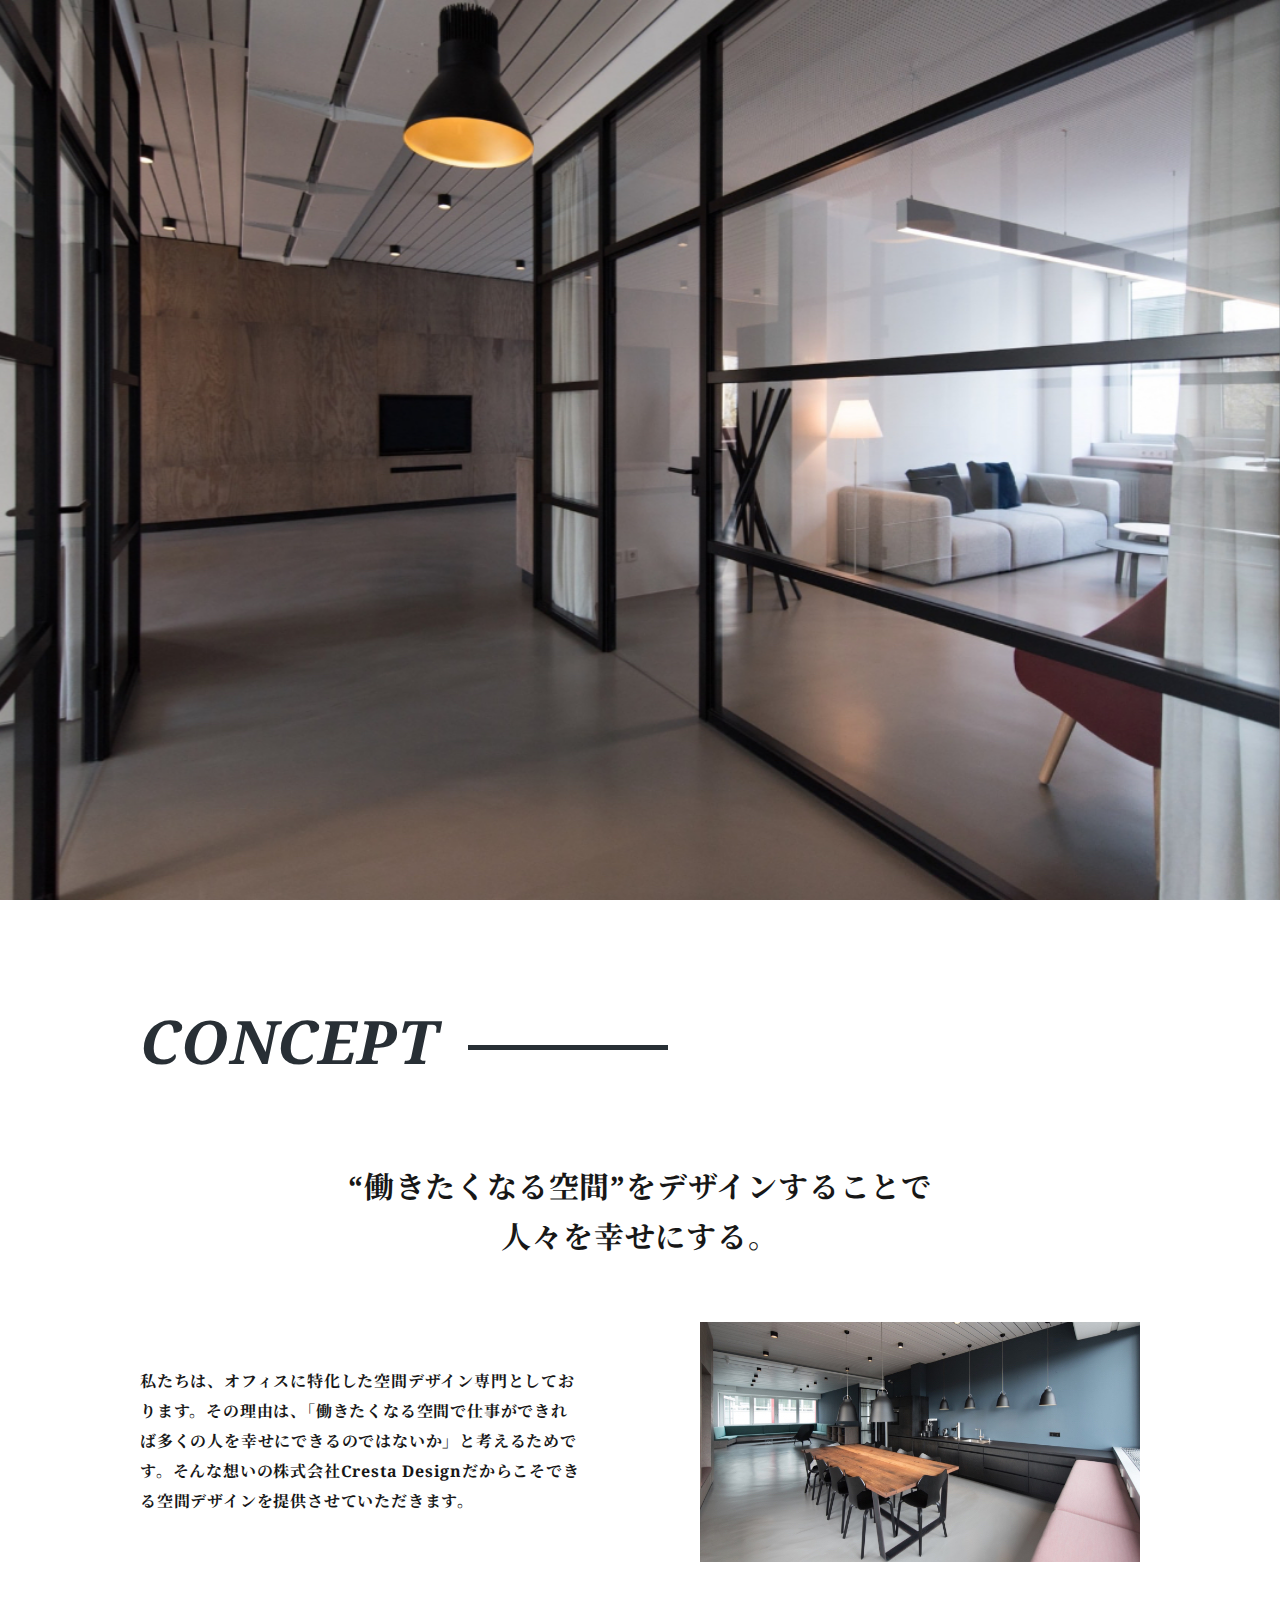
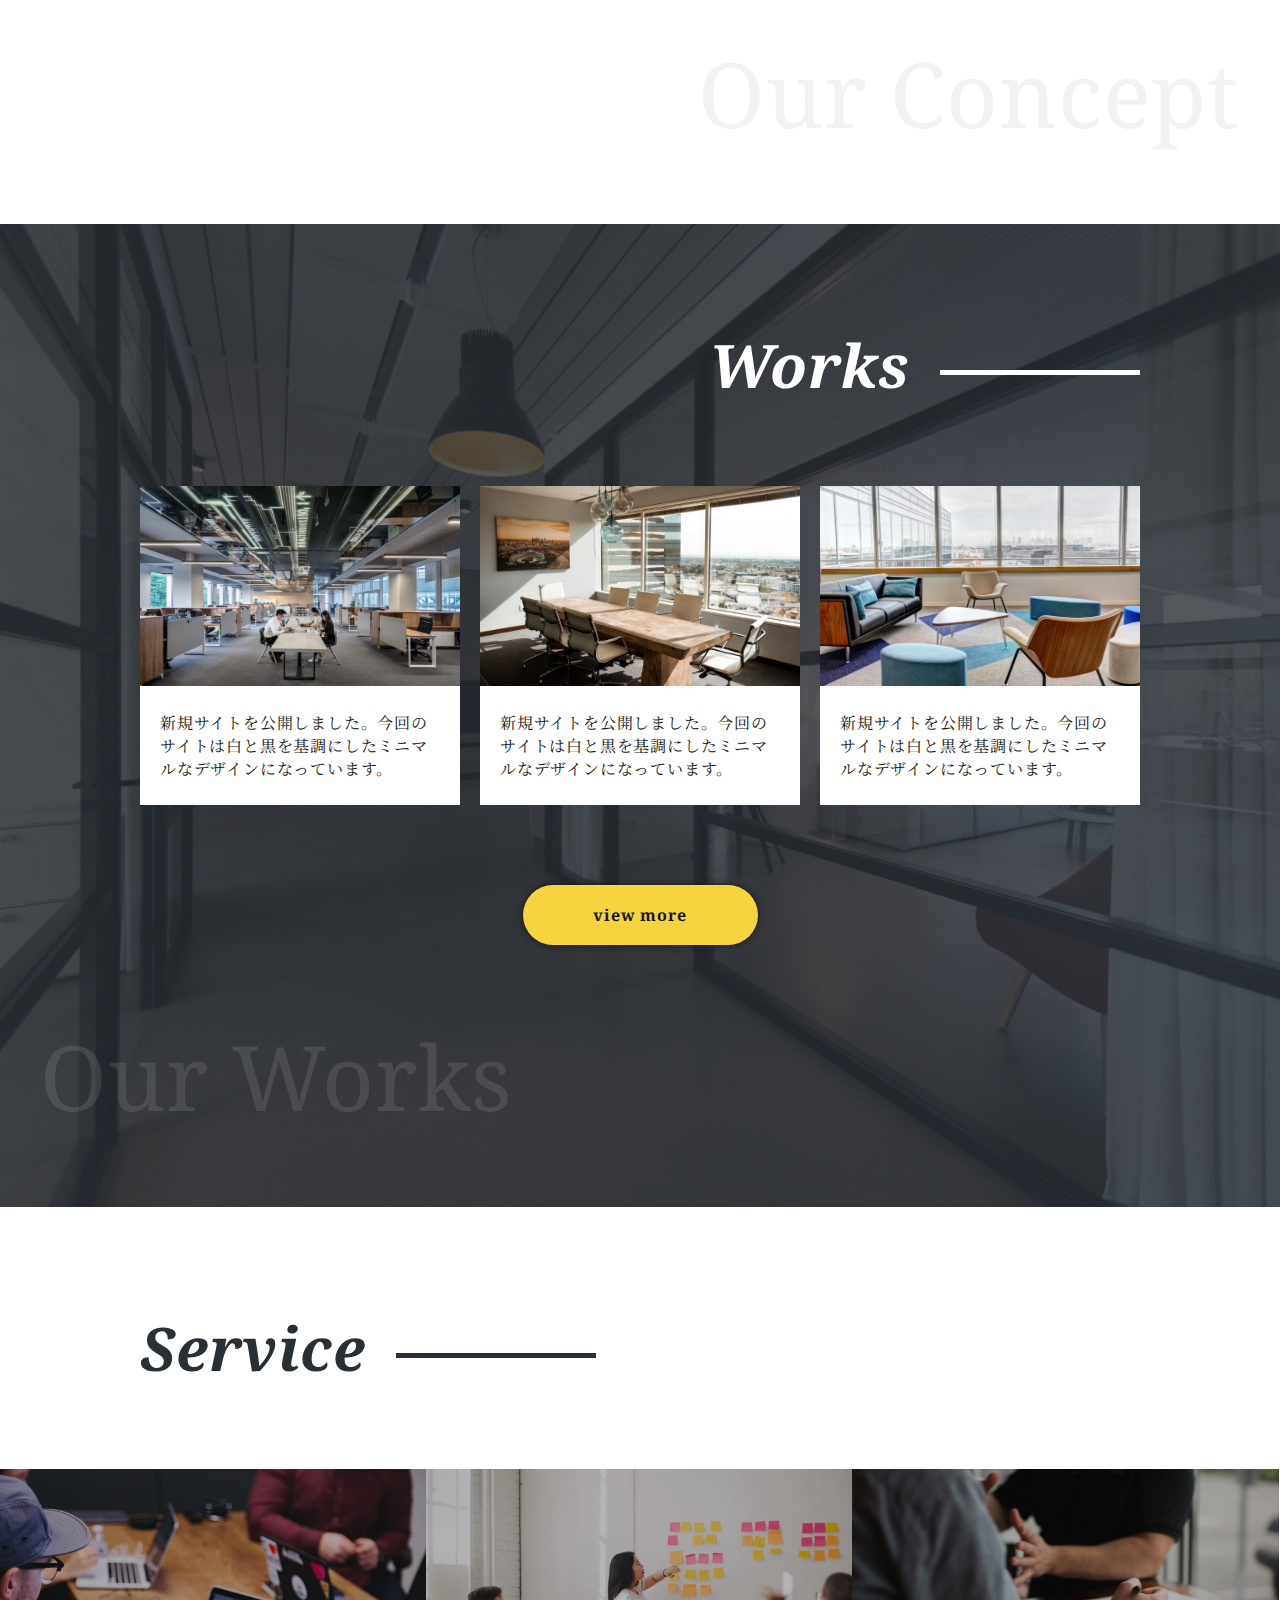
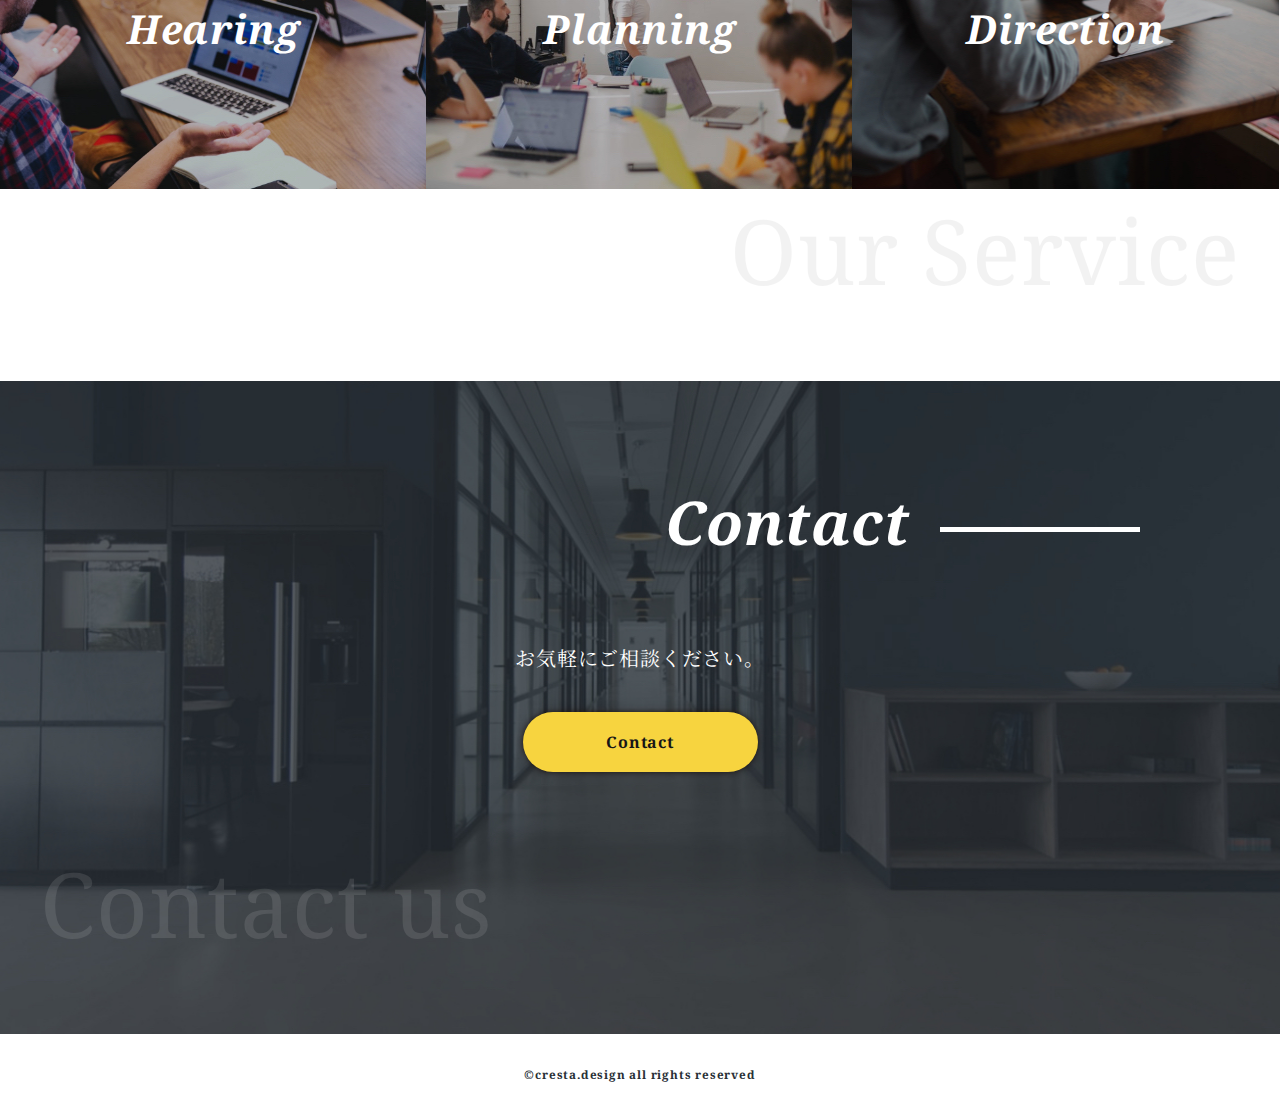
<file: index.html>
<!DOCTYPE html>
<html lang="ja">
<head>
    <meta charset="UTF-8">
    <meta name="viewport" content="width=device-width, initial-scale=1.0">
    <link href="https://fonts.googleapis.com/css2?family=Noto+Serif+JP:wght@400;700&family=Noto+Serif:ital,wght@0,400;0,700;1,700&display=swap" rel="stylesheet">
    <link rel="stylesheet" href="https://unpkg.com/swiper/swiper-bundle.min.css" />
    <link rel="stylesheet" href="css/style_base.css">
    <link rel="stylesheet" href="css/stylesheet.css">
    <title>Cresta Design | 快適なオフィスをデザインする</title>
</head>
<body>
    <header class="header">
        <div class="header__inner">
            <h1 class="siteTtl"><a href="./">Cresta Design</a></h1>
            <nav class="header__nav" id="header__Nav">
                <ul class="nav__list">
                    <li class="nav__item"><a href="#">Concept</a></li>
                    <li class="nav__item"><a href="#">Service</a></li>
                    <li class="nav__item"><a href="#">Works</a></li>
                    <li class="nav__item"><a href="contact.html">Contact</a></li>
                </ul>
            </nav>
            <button class="burger-btn" id="burger-Btn">
                <span class="bar bar_top"></span>
                <span class="bar bar_mid"></span>
                <span class="bar bar_bottom"></span>
            </button>
        </div>
    </header>

    <main>
        <div class="fv">
            <div class="swiper-container">
                <div class="swiper-wrapper">
                    <div class="swiper-slide"><img src="img/fv-bgi_01@2x.jpg" alt=""></div>
                    <div class="swiper-slide"><img src="img/fv-bgi_02@2x.jpg" alt=""></div>
                    <div class="swiper-slide"><img src="img/fv-bgi_03@2x.jpg" alt=""></div>
                </div>
            </div>
            <div class="fv__copy">
                <p class="en-copy">Design for Smile.</p>
                <p class="jp-copy">快適なオフィスを<br class="sp-br">デザインする</p>
            </div>
        </div>

        <section class="section__wrapper">
            <h2 class="section__ttl">CONCEPT</h2>
            <div class="section__inner">
                <p class="concept__lead">“働きたくなる空間”をデザインすることで<br class="pc-br">
                                人々を幸せにする。</p>
                <div class="concept__content">
                    <p class="concept__txt">私たちは、オフィスに特化した空間デザイン専門としております。その理由は、「働きたくなる空間で仕事ができれば多くの人を幸せにできるのではないか」と考えるためです。そんな想いの株式会社Cresta Designだからこそできる空間デザインを提供させていただきます。</p>
                    <div class="concept__img__wrapper">
                        <img src="img/concept-image@2x.jpg" alt="モダンなオフィス内の様子。焦げ茶色の木のテーブルに黒い椅子が10脚並んでいる。手前にはうっすらピンク色のソファがあり、広々とした空間が奥に広がっている">
                    </div> 
                </div>
            </div>
            <div class="section--bottom txt--right">Our Concept</div>
        </section>

        <section class="section__wrapper bg-works">
            <h2 class="section__ttl txt--right txt--white">Works</h2>
            <ul class="card__list">
                <li class="card__list__item">
                    <a href="#">
                        <div class="card__list__img"><img src="img/card-img01@2x.jpg" alt=""></div>
                        <p class="card__list__txt">新規サイトを公開しました。今回のサイトは白と黒を基調にしたミニマルなデザインになっています。</p>
                    </a>
                </li>
                <li class="card__list__item">
                    <a href="#">
                        <div class="card__list__img"><img src="img/card-img02@2x.jpg" alt=""></div>
                        <p class="card__list__txt">新規サイトを公開しました。今回のサイトは白と黒を基調にしたミニマルなデザインになっています。</p>
                    </a>
                </li>
                <li class="card__list__item">
                    <a href="#">
                        <div class="card__list__img"><img src="img/card-img03@2x.jpg" alt=""></div>
                        <p class="card__list__txt">新規サイトを公開しました。今回のサイトは白と黒を基調にしたミニマルなデザインになっています。</p>
                    </a>
                </li>                   
            </ul> 
            <a href="#" class="link-btn">view more</a>
            <div class="section--bottom txt--white">Our Works</div>
        </section>

        <section class="section__wrapper">
            <h2 class="section__ttl">Service</h2>
            <ul class="service__list">
                <li class="service__item service_1"><a href="#">Hearing</a></li>
                <li class="service__item service_2"><a href="#">Planning</a></li>
                <li class="service__item service_3"><a href="#">Direction</a></li>
            </ul>
            <div class="section--bottom txt--right">Our Service</div>
        </section>

        <section class="section__wrapper bg-contact">
            <h2 class="section__ttl txt--right txt--white">Contact</h2>
            <div class="section__inner">    
                <p class="contact__txt">お気軽にご相談ください。</p>
                <a href="contact.html" class="link-btn">Contact</a>
            </div>
            <div class="section--bottom txt--white">Contact us</div>
        </section>
    </main>

    <footer class="footer">
        <small>&copy;cresta.design all rights reserved</small>
    </footer>
    <script src="https://unpkg.com/swiper/swiper-bundle.min.js"></script>
    <script src="script/javascript.js"></script>
</body>
</html>
</file>
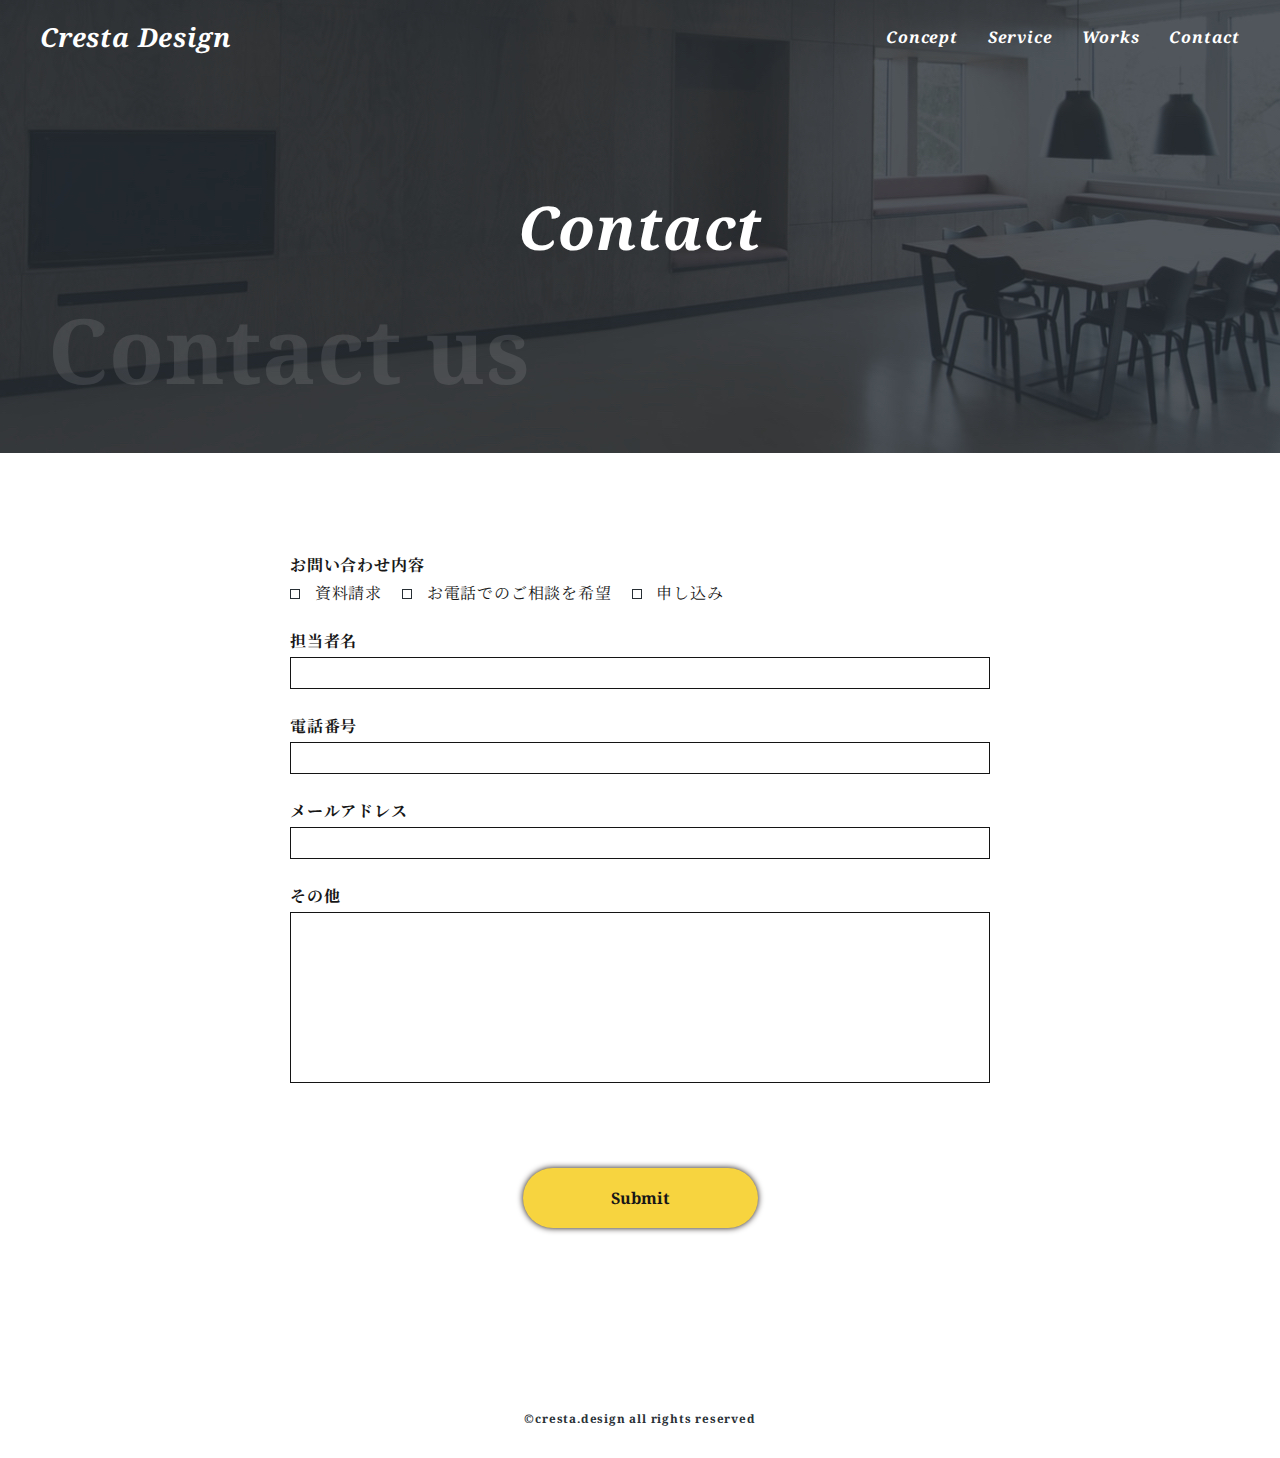
<file: contact.html>
<!DOCTYPE html>
<html lang="ja">
<head>
    <meta charset="UTF-8">
    <meta name="viewport" content="width=device-width, initial-scale=1.0">
    <link href="https://fonts.googleapis.com/css2?family=Noto+Serif+JP:wght@400;700&family=Noto+Serif:ital,wght@0,400;0,700;1,700&display=swap" rel="stylesheet">
    <link rel="stylesheet" href="css/_reset.scss">
    <link rel="stylesheet" href="css/style_base.css">
    <link rel="stylesheet" href="css/contact.css">
    <title>Cresta Design | お問い合わせ</title>
</head>
<body>
    <header class="header">
        <div class="header__inner">
            <h1 class="siteTtl"><a href="index.html">Cresta Design</a></h1>
            <nav class="header__nav" id="header__Nav">
                <ul class="nav__list">
                    <li class="nav__item"><a href="#">Concept</a></li>
                    <li class="nav__item"><a href="#">Service</a></li>
                    <li class="nav__item"><a href="#">Works</a></li>
                    <li class="nav__item"><a href="./">Contact</a></li>
                </ul>
            </nav>
            <button class="burger-btn" id="burger-Btn">
                <span class="bar bar_top"></span>
                <span class="bar bar_mid"></span>
                <span class="bar bar_bottom"></span>
            </button>
        </div>
    </header>

    <main>
        <div class="page-title-wrapper">
            <h1 class="page-title">Contact</h1>
            <div class="page-title-bottom">Contact us</div>
        </div>
        <form action="" class="form-wrapper">
            <ul class="form-list">
                <li class="form-item">
                    <label for="" class="form-label">お問い合わせ内容</label>
                    <ul class="checkbox-list">
                        <li class="checkbox-item">
                            <input type="checkbox" class="checkbox" id="document">
                            <label for="document">資料請求</label>
                        </li>
                        <li class="checkbox-item">
                            <input type="checkbox" class="checkbox" id="phone">
                            <label for="phone">お電話でのご相談を希望</label>
                        </li>
                        <li class="checkbox-item">
                            <input type="checkbox" class="checkbox" id="application">
                            <label for="application">申し込み</label>
                        </li>
                    </ul>   
                </li>
                <li class="form-item">
                    <label for="" class="form-label">担当者名</label>
                    <input type="text" class="input-text">
                </li>
                <li class="form-item">
                    <label for="" class="form-label">電話番号</label>
                    <input type="text" class="input-text">
                </li>
                <li class="form-item">
                    <label for="" class="form-label">メールアドレス</label>
                    <input type="text" class="input-text">
                </li>
                <li class="form-item">
                    <label for="" class="form-label">その他</label>
                    <textarea name="" id="" cols="30" rows="10"></textarea>
                </li>
            </ul>
            <input type="submit" value="Submit" class="submit-btn">
        </form>
    </main>
    <footer class="footer">
        <small>&copy;cresta.design all rights reserved</small>
    </footer>
    <script src="script/javascript.js"></script>
</body>
</html>
</file>
<file: css/style_base.css>
html, body, div, span, object, iframe,
h1, h2, h3, h4, h5, h6, p, blockquote, pre,
abbr, address, cite, code,
del, dfn, em, img, ins, kbd, q, samp,
strong, sub, sup, var,
b, i,
dl, dt, dd, ol, ul, li,
fieldset, form, label, legend,
table, caption, tbody, tfoot, thead, tr, th, td,
article, aside, canvas, details, figcaption, figure,
footer, header, hgroup, menu, nav, section, summary,
time, mark, audio, video {
  margin: 0;
  padding: 0;
  border: 0;
  outline: 0;
  font-size: 100%;
  vertical-align: baseline;
  background: transparent;
}

article, aside, details, figcaption, figure,
footer, header, hgroup, menu, nav, section {
  display: block;
}

nav ul {
  list-style: none;
}

blockquote, q {
  quotes: none;
}

blockquote:before, blockquote:after,
q:before, q:after {
  content: '';
  content: none;
}

a {
  margin: 0;
  padding: 0;
  font-size: 100%;
  vertical-align: baseline;
  background: transparent;
}

/* change colours to suit your needs */
ins {
  background-color: #ff9;
  color: #000;
  text-decoration: none;
}

/* change colours to suit your needs */
mark {
  background-color: #ff9;
  color: #000;
  font-style: italic;
  font-weight: bold;
}

del {
  text-decoration: line-through;
}

abbr[title], dfn[title] {
  border-bottom: 1px dotted;
  cursor: help;
}

table {
  border-collapse: collapse;
  border-spacing: 0;
}

/* change border colour to suit your needs */
hr {
  display: block;
  height: 1px;
  border: 0;
  border-top: 1px solid #cccccc;
  margin: 1em 0;
  padding: 0;
}

input, textarea, select {
  font-family: inherit;
  font-size: inherit;
  font-weight: inherit;
}

input {
  margin: 0;
  padding: 0;
}

html {
  font-size: 62.5%;
}

body {
  color: #171717;
  font-size: 1.6em;
  font-family: 'Noto Serif','Noto Serif JP',serif;
  letter-spacing: .05em;
}

img {
  width: 100%;
  vertical-align: bottom;
}

.section__wrapper {
  padding: 100px 0 70px;
}

@media screen and (max-width: 768px) {
  .section__wrapper {
    padding: 100px 0 40px;
  }
}

.section__ttl {
  max-width: 1000px;
  color: #282F35;
  font-size: 6rem;
  font-style: italic;
  margin: 0 auto 80px;
  padding: 0 20px;
}

.section__ttl::after {
  content: "";
  display: inline-block;
  background-color: #282F35;
  width: 200px;
  height: 5px;
  margin-left: 30px;
  vertical-align: middle;
}

@media screen and (max-width: 768px) {
  .section__ttl::after {
    width: 90px;
  }
}

@media screen and (max-width: 768px) {
  .section__ttl {
    padding: 0 4vw;
    font-size: 3rem;
    margin-bottom: 50px;
  }
}

.section__inner {
  max-width: 1000px;
  margin: 0 auto;
  padding: 0 50px;
}

@media screen and (max-width: 768px) {
  .section__inner {
    padding: 0 4vw;
  }
}

.section--bottom {
  max-width: 1200px;
  margin: 0 auto;
  font-size: 9rem;
  opacity: .05;
}

@media screen and (max-width: 768px) {
  .section--bottom {
    font-size: 4rem;
    padding: 0 4vw;
  }
}

.link-btn {
  display: block;
  width: 235px;
  line-height: 60px;
  margin: 0 auto 70px;
  background-color: #F7D43F;
  -webkit-box-shadow: 0 0 6px #1B1310;
          box-shadow: 0 0 6px #1B1310;
  border-radius: 30px;
  text-align: center;
  color: #171717;
  font-weight: bold;
  text-decoration: none;
  -webkit-transition: .3s;
  transition: .3s;
}

.link-btn:hover {
  opacity: .7;
  -webkit-transition: .3s;
  transition: .3s;
}

@media screen and (max-width: 768px) {
  .link-btn {
    margin-bottom: 40px;
  }
}

.txt--right {
  text-align: right;
}

.txt--white {
  color: #fff;
}

.section__ttl.txt--white::after {
  background-color: #fff;
}

.section--bottom.txt--white {
  opacity: .1;
}
</file>
<file: css/stylesheet.css>
.header {
  padding: 19px 30px;
  position: absolute;
  top: 0;
  left: 0;
  z-index: 1;
  -webkit-box-sizing: border-box;
          box-sizing: border-box;
  width: 100%;
  -webkit-transition: .3s;
  transition: .3s;
}

@media screen and (max-width: 768px) {
  .header {
    padding: 30px 4vw 0;
  }
}

.header__inner {
  display: -webkit-box;
  display: -ms-flexbox;
  display: flex;
  -webkit-box-pack: justify;
      -ms-flex-pack: justify;
          justify-content: space-between;
  -webkit-box-align: center;
      -ms-flex-align: center;
          align-items: center;
  max-width: 1200px;
  margin: 0 auto;
}

.header.fixed {
  position: fixed;
  background-color: #282F35;
  padding: 30px;
  width: 100%;
  -webkit-transition: .3s;
  transition: .3s;
}

.header a {
  color: #fff;
  text-decoration: none;
  -webkit-transition: .3s;
  transition: .3s;
  font-weight: bold;
  font-style: italic;
}

.header a:hover {
  opacity: .7;
  -webkit-transition: .3s;
  transition: .3s;
}

.siteTtl {
  font-size: 2.6rem;
  font-style: Italic;
  line-height: 36px;
}

.siteTtl a {
  text-decoration: none;
}

@media screen and (max-width: 768px) {
  .header__nav {
    visibility: hidden;
    opacity: 0;
    -webkit-transition: .3s ease-in-out;
    transition: .3s ease-in-out;
    position: fixed;
    top: 0;
    left: 0;
    width: 100%;
    height: 100vh;
    background-color: #282F35;
  }
}

.header__nav.open {
  visibility: visible;
  opacity: 1;
}

.header__nav .nav__list {
  display: -webkit-box;
  display: -ms-flexbox;
  display: flex;
}

@media screen and (max-width: 768px) {
  .header__nav .nav__list {
    height: 100%;
    -webkit-box-orient: vertical;
    -webkit-box-direction: normal;
        -ms-flex-direction: column;
            flex-direction: column;
    -webkit-box-pack: center;
        -ms-flex-pack: center;
            justify-content: center;
    -webkit-box-align: center;
        -ms-flex-align: center;
            align-items: center;
  }
}

.header__nav .nav__list .nav__item {
  margin-right: 30px;
}

.header__nav .nav__list .nav__item:last-of-type {
  margin-right: 0;
}

@media screen and (max-width: 768px) {
  .header__nav .nav__list .nav__item:last-of-type {
    margin-bottom: 0;
  }
}

@media screen and (max-width: 768px) {
  .header__nav .nav__list .nav__item {
    margin: 0 0 30px;
  }
}

.header__nav .nav__list .nav__item a {
  line-height: 2.2rem;
}

.burger-btn {
  display: none;
}

@media screen and (max-width: 768px) {
  .burger-btn {
    display: block;
    position: absolute;
    top: 30px;
    right: 4vw;
  }
}

.burger-btn .bar {
  display: block;
  height: 3px;
  width: 30px;
  background-color: #fff;
  -webkit-transition: .3s;
  transition: .3s;
}

.burger-btn .bar_top, .burger-btn .bar_mid {
  margin-bottom: 8px;
}

.burger-btn.cross .bar_top {
  -webkit-transform: rotate(45deg) translate(8px, 8px);
          transform: rotate(45deg) translate(8px, 8px);
  -webkit-transition: .3s;
  transition: .3s;
}

.burger-btn.cross .bar_mid {
  opacity: 0;
  -webkit-transition: .3s;
  transition: .3s;
}

.burger-btn.cross .bar_bottom {
  -webkit-transform: rotate(-45deg) translate(8px, -8px);
          transform: rotate(-45deg) translate(8px, -8px);
  -webkit-transition: .3s;
  transition: .3s;
}

body.noscroll {
  overflow: hidden;
}

button {
  background-color: transparent;
  border: none;
  cursor: pointer;
  outline: none;
  padding: 0;
  -webkit-appearance: none;
     -moz-appearance: none;
          appearance: none;
}

.sp-br {
  display: none;
}

@media screen and (max-width: 768px) {
  .sp-br {
    display: block;
  }
}

.pc-br {
  display: block;
}

@media screen and (max-width: 768px) {
  .pc-br {
    display: none;
  }
}

.fv {
  height: 100vh;
  min-height: 550px;
  position: relative;
  background-size: cover;
  background-position: center;
}

.fv__copy {
  position: absolute;
  left: 120px;
  bottom: 177px;
  color: #fff;
  font-weight: bold;
}

@media screen and (max-width: 768px) {
  .fv__copy {
    top: 50%;
    left: 50%;
    -webkit-transform: translate(-50%, -50%);
            transform: translate(-50%, -50%);
  }
}

.fv__copy .en-copy {
  font-size: 7rem;
  margin-bottom: 31px;
}

@media screen and (max-width: 768px) {
  .fv__copy .en-copy {
    font-size: 9.8vw;
    white-space: nowrap;
  }
}

.fv__copy .jp-copy {
  font-size: 4rem;
  text-align: center;
}

@media screen and (max-width: 768px) {
  .fv__copy .jp-copy {
    font-size: 8vw;
  }
}

.swiper-container {
  z-index: -100;
}

.fv img {
  height: 100vh;
  min-height: 550px;
  -o-object-fit: cover;
     object-fit: cover;
}

.slick-arrow {
  display: none !important;
}

.concept__lead {
  text-align: center;
  font-size: 3rem;
  margin-bottom: 60px;
  font-weight: bold;
  line-height: 1.67;
}

@media screen and (max-width: 768px) {
  .concept__lead {
    font-size: 2rem;
    margin-bottom: 32px;
  }
}

.concept__content {
  margin-bottom: 70px;
  display: -webkit-box;
  display: -ms-flexbox;
  display: flex;
  -webkit-box-pack: justify;
      -ms-flex-pack: justify;
          justify-content: space-between;
  -webkit-box-align: center;
      -ms-flex-align: center;
          align-items: center;
}

@media screen and (max-width: 768px) {
  .concept__content {
    display: block;
    margin-bottom: 40px;
  }
}

.concept__txt {
  max-width: 440px;
  line-height: 1.87;
  font-weight: bold;
}

@media screen and (max-width: 768px) {
  .concept__txt {
    margin-bottom: 30px;
  }
}

.concept__img__wrapper {
  width: 44%;
  margin-left: 20px;
}

@media screen and (max-width: 768px) {
  .concept__img__wrapper {
    width: 100%;
    margin: 0;
  }
}

.bg-works {
  background-image: url(../img/works-bgi@2x.jpg);
  background-size: cover;
  background-position: center;
}

.card__list {
  max-width: 1000px;
  margin: 0 auto 80px;
  padding: 0 50px;
  display: -webkit-box;
  display: -ms-flexbox;
  display: flex;
  -webkit-box-pack: justify;
      -ms-flex-pack: justify;
          justify-content: space-between;
}

@media screen and (max-width: 768px) {
  .card__list {
    display: block;
    padding: 0 4vw;
    margin-bottom: 80px;
  }
}

.card__list__item {
  max-width: 32%;
  background-color: #fff;
  list-style: none;
}

@media screen and (max-width: 768px) {
  .card__list__item {
    width: 320px;
    max-width: 100%;
    margin: 0 auto 30px;
  }
}

.card__list__item a {
  color: #141414;
  text-decoration: none;
}

.card__list__txt {
  padding: 25px 20px;
}

.service__list {
  display: -webkit-box;
  display: -ms-flexbox;
  display: flex;
  list-style: none;
}

@media screen and (max-width: 768px) {
  .service__list {
    display: block;
    margin-bottom: 40px;
  }
}

.service__item {
  width: 33.3%;
}

@media screen and (max-width: 768px) {
  .service__item {
    width: 100%;
    margin-bottom: 30px;
  }
}

.service__item a {
  display: block;
  width: 100%;
  color: #fff;
  font-size: 4rem;
  font-style: italic;
  font-weight: bold;
  text-decoration: none;
  line-height: 320px;
  text-align: center;
  -webkit-transition: .3s;
  transition: .3s;
}

.service__item a:hover {
  background-color: rgba(40, 47, 53, 0.7);
  -webkit-transition: .3s;
  transition: .3s;
}

@media screen and (max-width: 768px) {
  .service__item a {
    line-height: 250px;
  }
}

.service_1 {
  background-image: url(../img/service-img01@2x.jpg);
  background-size: cover;
  background-position: center;
}

.service_2 {
  background-image: url(../img/service-img02@2x.jpg);
  background-size: cover;
  background-position: center;
}

.service_3 {
  background-image: url(../img/sevice-img03@2x.jpg);
  background-size: cover;
  background-position: center;
}

.bg-contact {
  background-image: url(../img/contact-bgi@2x.jpg);
  background-size: cover;
  background-position: center;
}

.contact__txt {
  text-align: center;
  color: #fff;
  font-size: 2rem;
  margin-bottom: 40px;
}

.footer {
  width: 100%;
  height: 79px;
  font-size: 1.4rem;
  font-weight: bold;
  text-align: center;
  line-height: 79px;
  color: #282F35;
}
</file>
<file: css/contact.css>
.header {
  padding: 19px 30px;
  position: absolute;
  top: 0;
  left: 0;
  z-index: 1;
  -webkit-box-sizing: border-box;
          box-sizing: border-box;
  width: 100%;
  -webkit-transition: .3s;
  transition: .3s;
}

@media screen and (max-width: 768px) {
  .header {
    padding: 30px 4vw 0;
  }
}

.header__inner {
  display: -webkit-box;
  display: -ms-flexbox;
  display: flex;
  -webkit-box-pack: justify;
      -ms-flex-pack: justify;
          justify-content: space-between;
  -webkit-box-align: center;
      -ms-flex-align: center;
          align-items: center;
  max-width: 1200px;
  margin: 0 auto;
}

.header.fixed {
  position: fixed;
  background-color: #282F35;
  padding: 30px;
  width: 100%;
  -webkit-transition: .3s;
  transition: .3s;
}

header a {
  color: #fff;
  text-decoration: none;
  -webkit-transition: .3s;
  transition: .3s;
  font-weight: bold;
  font-style: italic;
}

header a:hover {
  opacity: .7;
  -webkit-transition: .3s;
  transition: .3s;
}

.siteTtl {
  font-size: 2.6rem;
  font-style: Italic;
  line-height: 36px;
}

.siteTtl a {
  text-decoration: none;
}

@media screen and (max-width: 768px) {
  .header__nav {
    visibility: hidden;
    opacity: 0;
    -webkit-transition: .3s ease-in-out;
    transition: .3s ease-in-out;
    position: fixed;
    top: 0;
    left: 0;
    width: 100%;
    height: 100vh;
    background-color: #282F35;
  }
}

.header__nav.open {
  visibility: visible;
  opacity: 1;
}

.header__nav .nav__list {
  display: -webkit-box;
  display: -ms-flexbox;
  display: flex;
}

@media screen and (max-width: 768px) {
  .header__nav .nav__list {
    height: 100%;
    -webkit-box-orient: vertical;
    -webkit-box-direction: normal;
        -ms-flex-direction: column;
            flex-direction: column;
    -webkit-box-pack: center;
        -ms-flex-pack: center;
            justify-content: center;
    -webkit-box-align: center;
        -ms-flex-align: center;
            align-items: center;
  }
}

.header__nav .nav__list .nav__item {
  margin-right: 30px;
}

.header__nav .nav__list .nav__item:last-of-type {
  margin-right: 0;
}

@media screen and (max-width: 768px) {
  .header__nav .nav__list .nav__item:last-of-type {
    margin-bottom: 0;
  }
}

@media screen and (max-width: 768px) {
  .header__nav .nav__list .nav__item {
    margin: 0 0 30px;
  }
}

.header__nav .nav__list .nav__item a {
  line-height: 2.2rem;
}

.burger-btn {
  display: none;
}

@media screen and (max-width: 768px) {
  .burger-btn {
    display: block;
    position: absolute;
    top: 30px;
    right: 4vw;
  }
}

.burger-btn .bar {
  display: block;
  height: 3px;
  width: 30px;
  background-color: #fff;
  -webkit-transition: .3s;
  transition: .3s;
}

.burger-btn .bar_top, .burger-btn .bar_mid {
  margin-bottom: 8px;
}

.burger-btn.cross .bar_top {
  -webkit-transform: rotate(45deg) translate(8px, 8px);
          transform: rotate(45deg) translate(8px, 8px);
  -webkit-transition: .3s;
  transition: .3s;
}

.burger-btn.cross .bar_mid {
  opacity: 0;
  -webkit-transition: .3s;
  transition: .3s;
}

.burger-btn.cross .bar_bottom {
  -webkit-transform: rotate(-45deg) translate(8px, -8px);
          transform: rotate(-45deg) translate(8px, -8px);
  -webkit-transition: .3s;
  transition: .3s;
}

button {
  background-color: transparent;
  border: none;
  cursor: pointer;
  outline: none;
  padding: 0;
  -webkit-appearance: none;
     -moz-appearance: none;
          appearance: none;
}

.page-title-wrapper {
  height: 453px;
  position: relative;
  background-image: url(../img/contact-page-bgi@2x.jpg);
  background-size: cover;
  background-position: center;
}

@media screen and (max-width: 768px) {
  .page-title-wrapper {
    height: 360px;
  }
}

.page-title {
  font-size: 6rem;
  font-weight: bold;
  font-style: italic;
  text-align: center;
  padding-top: 186px;
  color: #fff;
}

@media screen and (max-width: 768px) {
  .page-title {
    font-size: 3rem;
    padding-top: 175px;
  }
}

.page-title-bottom {
  font-size: 9rem;
  font-weight: bold;
  color: #fff;
  opacity: .1;
  margin: 20px 0 0 48px;
}

@media screen and (max-width: 768px) {
  .page-title-bottom {
    width: 100%;
    font-size: 4rem;
    margin: 4.44vh 4vw;
  }
}

.form-wrapper {
  padding: 100px 0 80px;
}

.form-list {
  max-width: 700px;
  padding: 0 50px;
  margin: 0 auto 80px;
}

@media screen and (max-width: 768px) {
  .form-list {
    padding: 0 4vw;
  }
}

.form-item {
  margin-bottom: 25px;
  list-style: none;
}

.form-item:last-of-type {
  margin-bottom: 0;
}

.form-label {
  display: block;
  margin-bottom: 5px;
  font-weight: bold;
}

input, textarea {
  resize: none;
  -moz-appearance: none;
       appearance: none;
  -webkit-appearance: none;
  outline: none;
  border: 1px solid #141414;
  width: 100%;
  color: #171717;
  -webkit-box-sizing: border-box;
          box-sizing: border-box;
}

.input-text {
  padding: 0 8px;
  line-height: 30px;
}

textarea {
  height: 171px;
  padding: 0 8px;
  line-height: 30px;
}

.checkbox-list {
  display: -webkit-box;
  display: -ms-flexbox;
  display: flex;
}

@media screen and (max-width: 768px) {
  .checkbox-list {
    display: block;
  }
}

.checkbox-item {
  margin-right: 20px;
  list-style: none;
}

@media screen and (max-width: 768px) {
  .checkbox-item {
    margin-right: 0;
  }
}

.checkbox-item label,
.checkbox {
  cursor: pointer;
}

.checkbox {
  border: 1px solid #282F35;
  height: 10px;
  width: 10px;
  margin-right: 10px;
}

.checkbox:checked {
  background-color: #333;
}

.submit-btn {
  display: block;
  width: 235px;
  line-height: 60px;
  margin: 0 auto 70px;
  background-color: #F7D43F;
  -webkit-box-shadow: 0 0 6px #1B1310;
          box-shadow: 0 0 6px #1B1310;
  border-radius: 30px;
  text-align: center;
  color: #171717;
  font-weight: bold;
  text-decoration: none;
  -webkit-transition: .3s;
  transition: .3s;
  border: none;
}

.submit-btn:hover {
  opacity: .7;
  -webkit-transition: .3s;
  transition: .3s;
  cursor: pointer;
}

@media screen and (max-width: 768px) {
  .submit-btn {
    margin: 0 auto;
  }
}

.footer {
  width: 100%;
  height: 79px;
  font-size: 1.4rem;
  font-weight: bold;
  text-align: center;
  line-height: 79px;
  color: #282F35;
}
</file>
